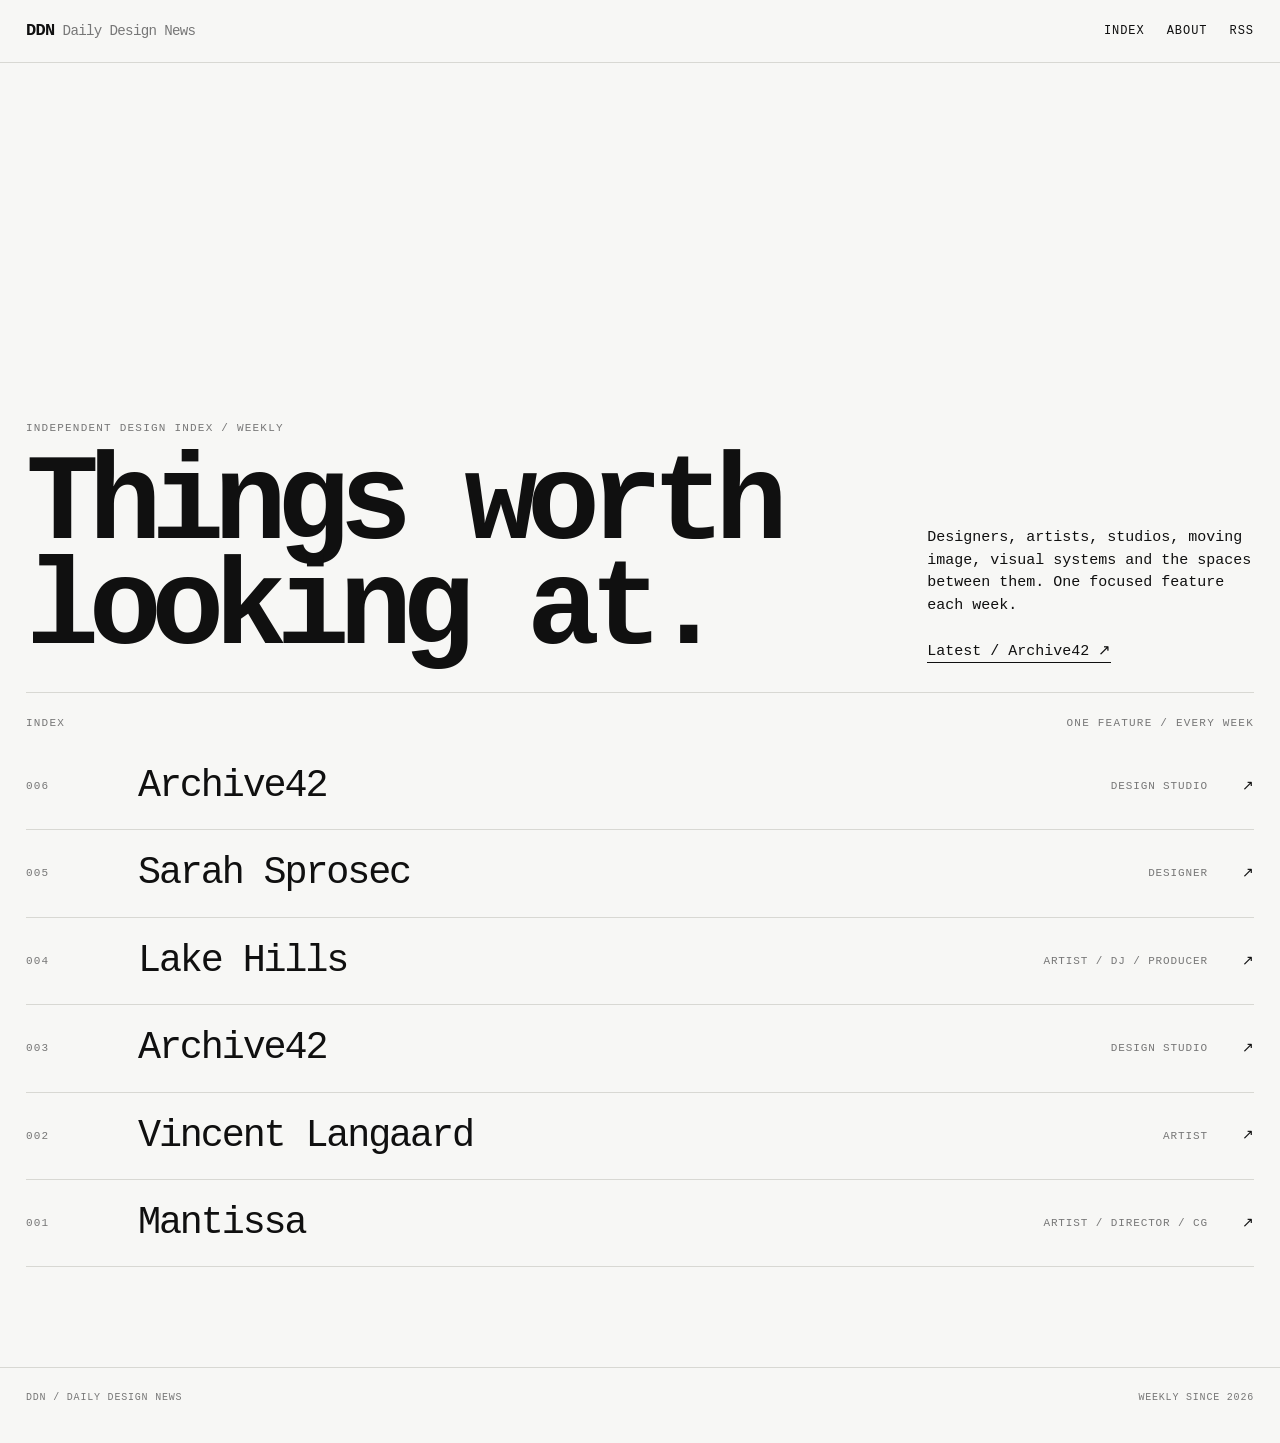
<file: index.html>
<!doctype html><html lang="en"><head><meta charset="utf-8"><meta name="viewport" content="width=device-width,initial-scale=1"><title>DDN — Daily Design News</title><meta name="description" content="A weekly independent index of designers, artists, studios and visual culture."><link rel="stylesheet" href="assets/style.css"></head><body><header class="site-header"><div class="header-inner"><a class="logo" href="index.html">DDN<small>Daily Design News</small></a><nav><a href="index.html">Index</a><a href="about.html">About</a><a href="feed.xml">RSS</a></nav></div></header><main><section class="hero"><div><div class="eyebrow">Independent design index / weekly</div><h1>Things worth looking at.</h1></div><div class="hero-copy"><p>Designers, artists, studios, moving image, visual systems and the spaces between them. One focused feature each week.</p><a class="text-link" href="articles/2026-11-20-archive42.html">Latest / Archive42 ↗</a></div></section><section class="issue-index"><div class="index-head"><h2>Index</h2><p>One feature / every week</p></div><a class="issue-row" href="articles/2026-11-20-archive42.html"><span class="index-no">006</span><h2>Archive42</h2><span class="type">Design Studio</span><span class="arrow">↗</span></a><a class="issue-row" href="articles/2026-11-13-sarah-sprosec.html"><span class="index-no">005</span><h2>Sarah Sprosec</h2><span class="type">Designer</span><span class="arrow">↗</span></a><a class="issue-row" href="articles/2026-11-06-lake-hills.html"><span class="index-no">004</span><h2>Lake Hills</h2><span class="type">Artist / DJ / Producer</span><span class="arrow">↗</span></a><a class="issue-row" href="articles/2026-10-30-archive42.html"><span class="index-no">003</span><h2>Archive42</h2><span class="type">Design Studio</span><span class="arrow">↗</span></a><a class="issue-row" href="articles/2026-10-23-vincent-langaard.html"><span class="index-no">002</span><h2>Vincent Langaard</h2><span class="type">Artist</span><span class="arrow">↗</span></a><a class="issue-row" href="articles/2026-10-16-mantissa.html"><span class="index-no">001</span><h2>Mantissa</h2><span class="type">Artist / Director / CG</span><span class="arrow">↗</span></a></section></main><footer><span>DDN / Daily Design News</span><span>Weekly since 2026</span></footer></body></html>
</file>
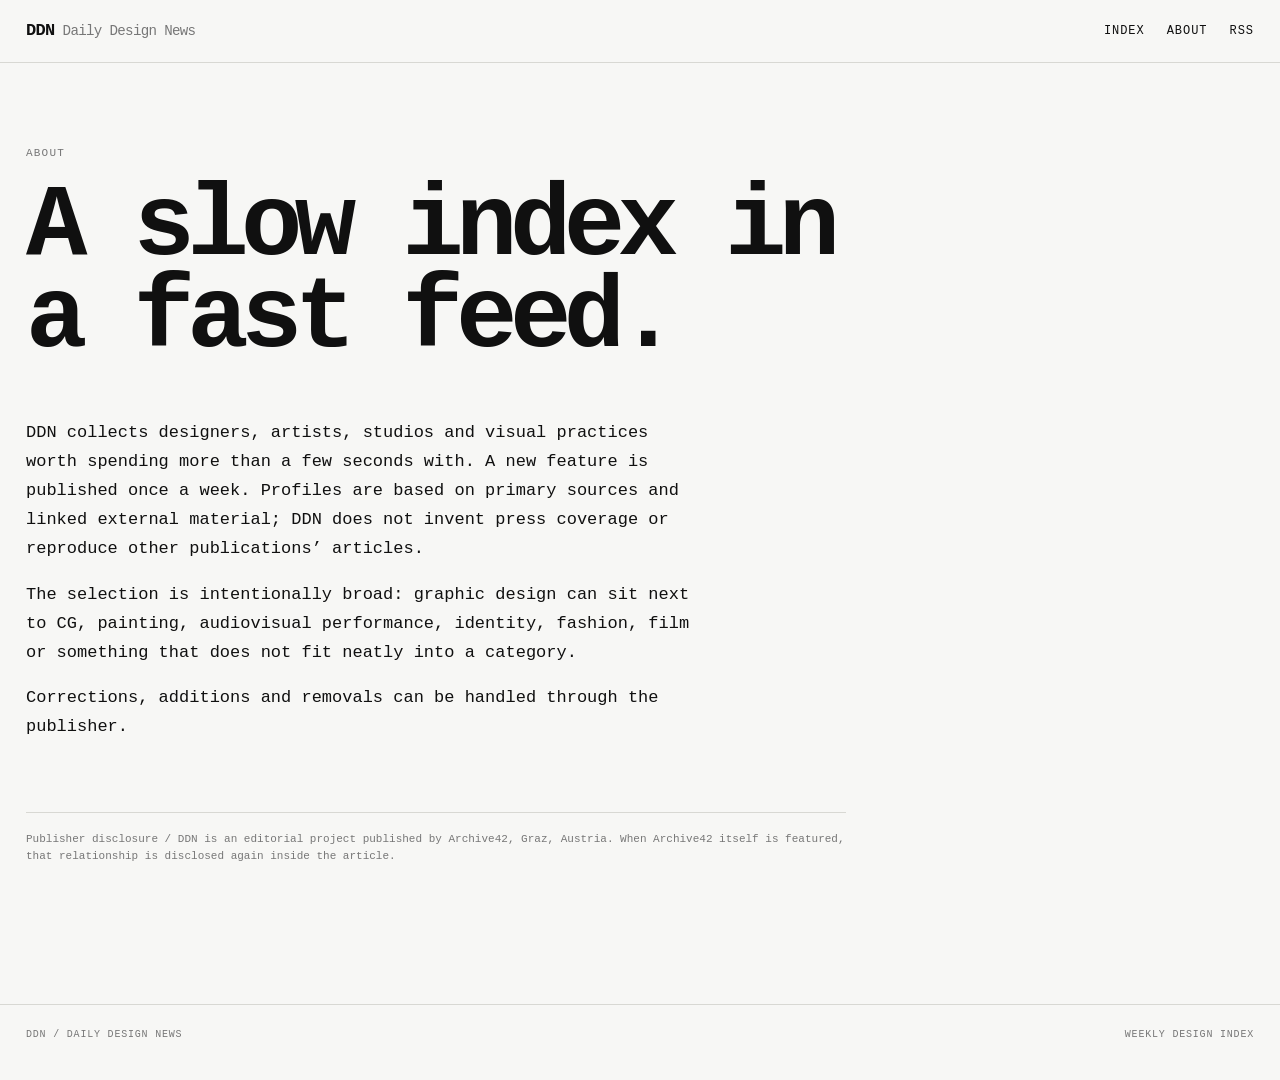
<file: about.html>
<!doctype html><html lang="en"><head><meta charset="utf-8"><meta name="viewport" content="width=device-width,initial-scale=1"><title>About — DDN</title><meta name="description" content="About Daily Design News."><link rel="stylesheet" href="assets/style.css"></head><body><header class="site-header"><div class="header-inner"><a class="logo" href="index.html">DDN<small>Daily Design News</small></a><nav><a href="index.html">Index</a><a href="about.html">About</a><a href="feed.xml">RSS</a></nav></div></header><main><section class="about"><div class="eyebrow">About</div><h1>A slow index in a fast feed.</h1><p>DDN collects designers, artists, studios and visual practices worth spending more than a few seconds with. A new feature is published once a week. Profiles are based on primary sources and linked external material; DDN does not invent press coverage or reproduce other publications’ articles.</p><p>The selection is intentionally broad: graphic design can sit next to CG, painting, audiovisual performance, identity, fashion, film or something that does not fit neatly into a category.</p><p>Corrections, additions and removals can be handled through the publisher.</p><div class="smallprint">Publisher disclosure / DDN is an editorial project published by Archive42, Graz, Austria. When Archive42 itself is featured, that relationship is disclosed again inside the article.</div></section></main><footer><span>DDN / Daily Design News</span><span>Weekly design index</span></footer></body></html>
</file>
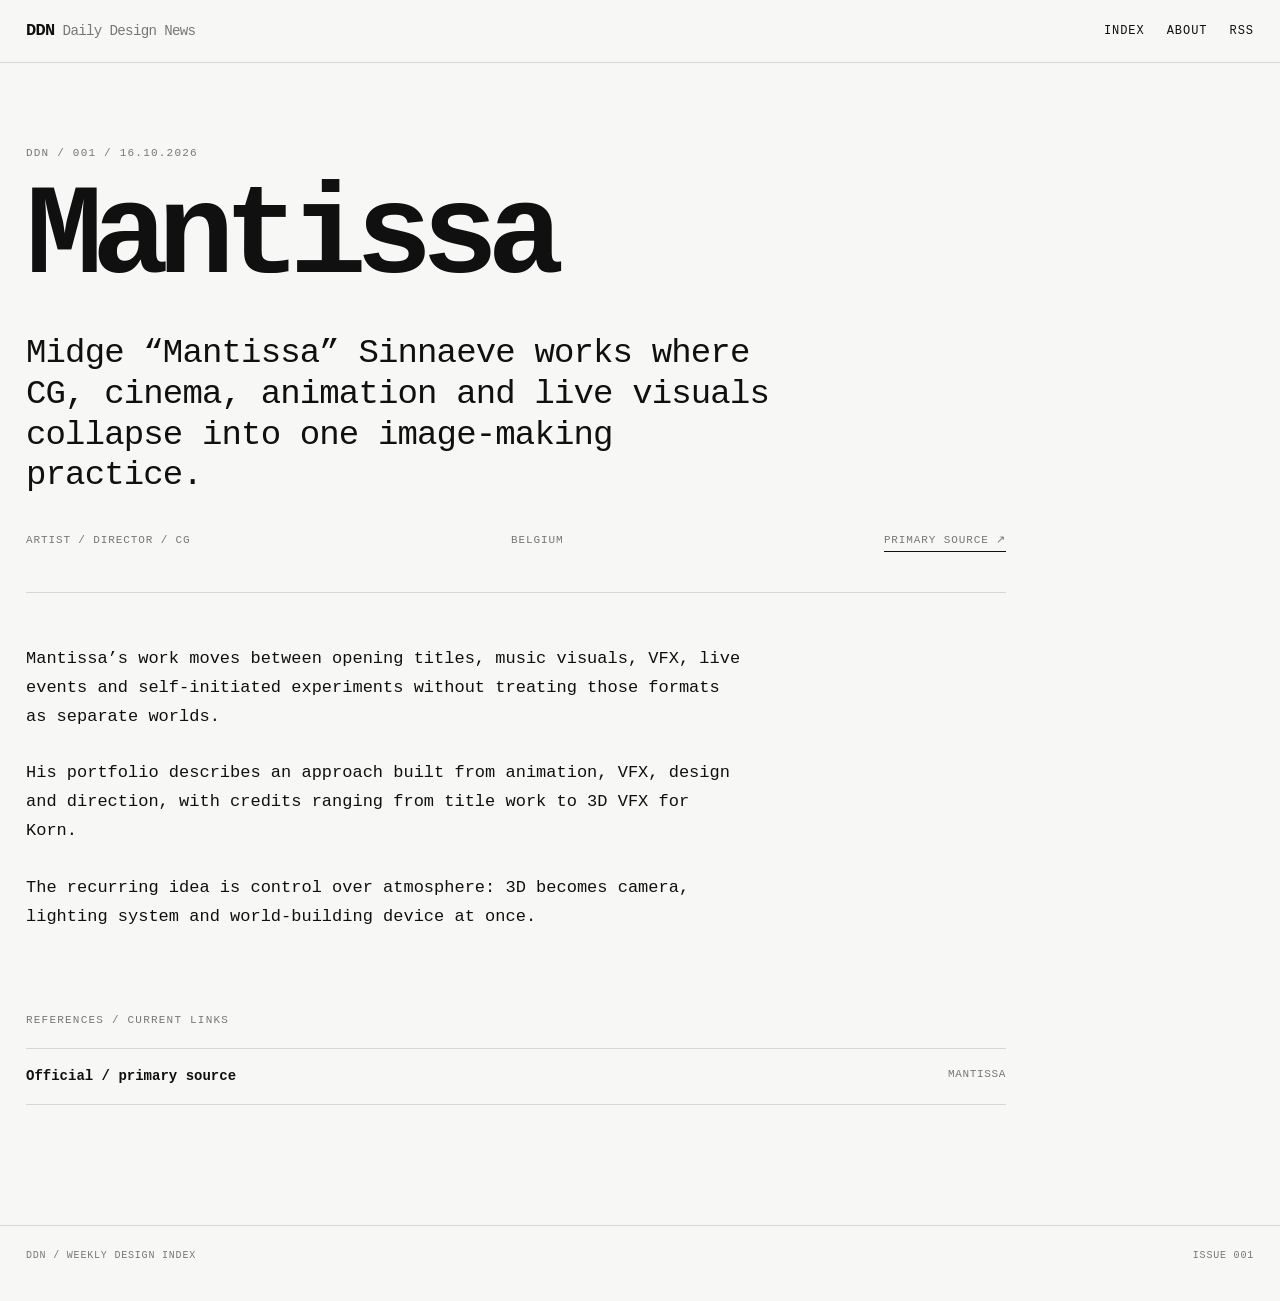
<file: articles/2026-10-16-mantissa.html>
<!doctype html><html lang="en"><head><meta charset="utf-8"><meta name="viewport" content="width=device-width,initial-scale=1"><title>Mantissa — DDN 001</title><meta name="description" content="Midge “Mantissa” Sinnaeve works where CG, cinema, animation and live visuals collapse into one image-making practice."><link rel="canonical" href="https://archivefourtytwo.github.io/daily-design-news/articles/2026-10-16-mantissa.html"><link rel="stylesheet" href="../assets/style.css"><script type="application/ld+json">{"@context":"https://schema.org","@type":"Article","headline":"Mantissa — DDN 001","datePublished":"2026-10-16","dateModified":"2026-10-16","mainEntityOfPage":"https://archivefourtytwo.github.io/daily-design-news/articles/2026-10-16-mantissa.html","description":"Midge ‘Mantissa’ Sinnaeve works where CG, cinema, animation and live visuals collapse into one image-making practice.","publisher":{"@type":"Organization","name":"Daily Design News"}}</script></head><body><header class="site-header"><div class="header-inner"><a class="logo" href="../index.html">DDN<small>Daily Design News</small></a><nav><a href="../index.html">Index</a><a href="../about.html">About</a><a href="../feed.xml">RSS</a></nav></div></header><main><article class="article"><header class="article-header"><div class="eyebrow">DDN / 001 / 16.10.2026</div><h1>Mantissa</h1><p class="standfirst">Midge “Mantissa” Sinnaeve works where CG, cinema, animation and live visuals collapse into one image-making practice.</p><div class="article-meta"><span>Artist / Director / CG</span><span>Belgium</span><a class="text-link" href="https://mantissa.xyz/" rel="noopener noreferrer">Primary source ↗</a></div></header><section class="article-body"><p>Mantissa’s work moves between opening titles, music visuals, VFX, live events and self-initiated experiments without treating those formats as separate worlds.</p><p>His portfolio describes an approach built from animation, VFX, design and direction, with credits ranging from title work to 3D VFX for Korn.</p><p>The recurring idea is control over atmosphere: 3D becomes camera, lighting system and world-building device at once.</p></section><section><div class="section-title">References / current links</div><div class="references"><a class="reference" href="https://mantissa.xyz/" rel="noopener noreferrer"><strong>Official / primary source</strong><span>Mantissa</span></a></div></section></article></main><footer><span>DDN / Weekly design index</span><span>Issue 001</span></footer></body></html>
</file>
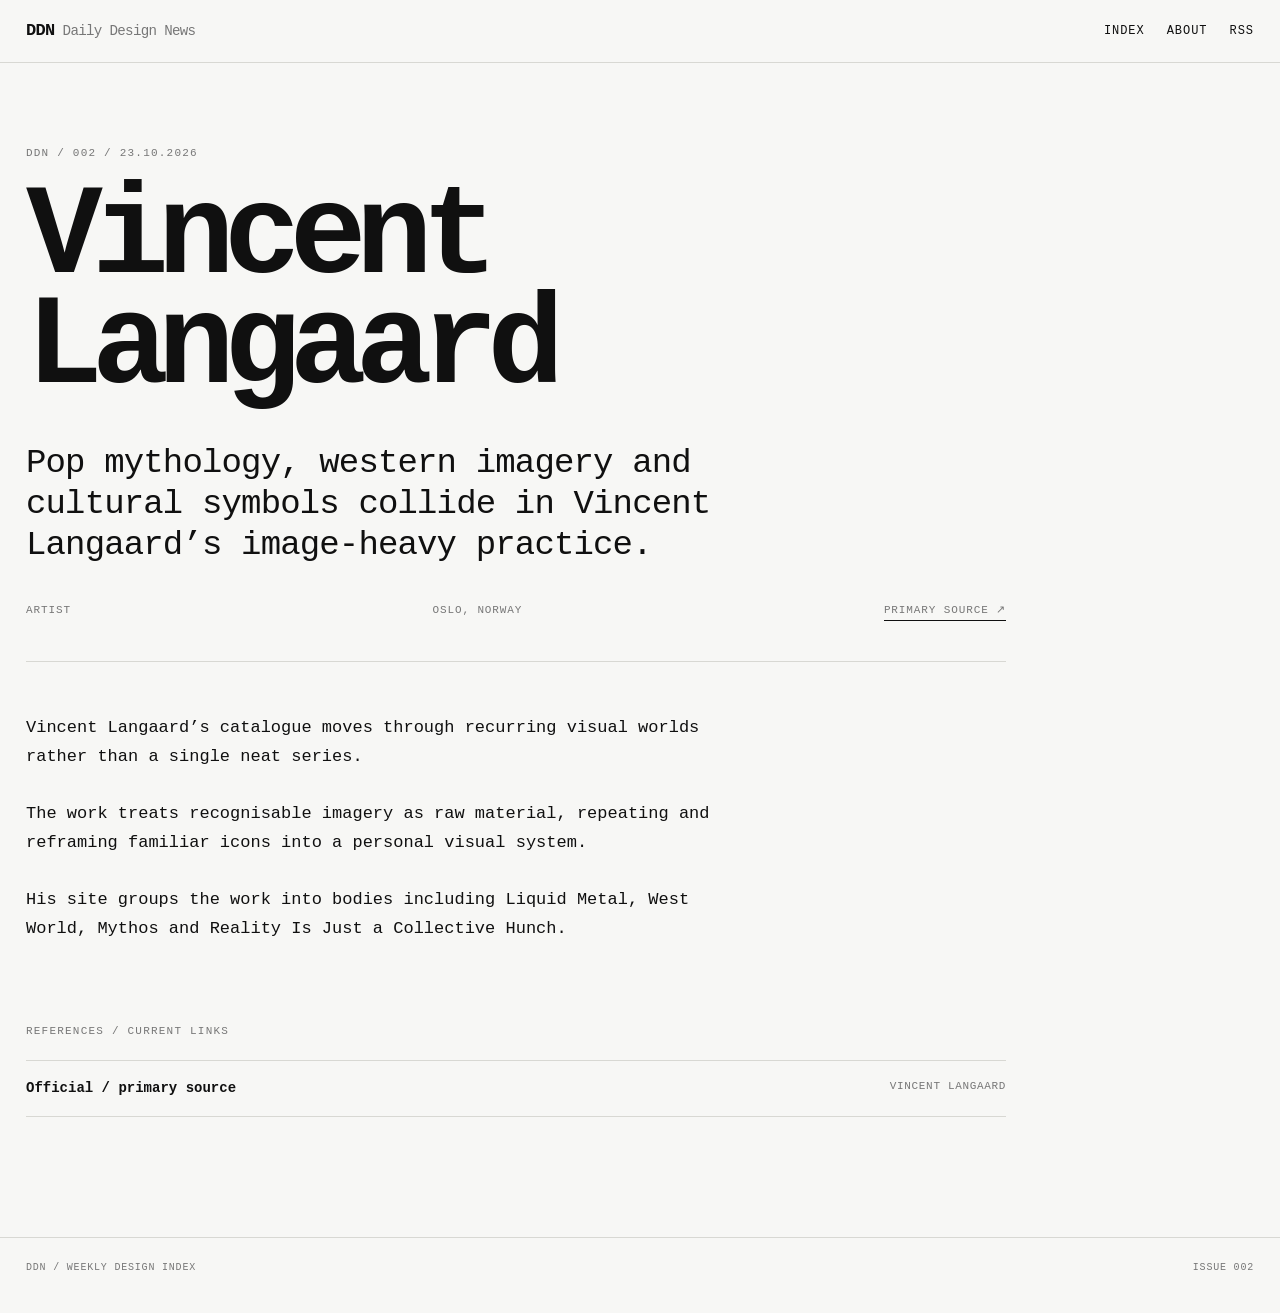
<file: articles/2026-10-23-vincent-langaard.html>
<!doctype html><html lang="en"><head><meta charset="utf-8"><meta name="viewport" content="width=device-width,initial-scale=1"><title>Vincent Langaard — DDN 002</title><meta name="description" content="Pop mythology, western imagery and cultural symbols collide in Vincent Langaard’s image-heavy practice."><link rel="canonical" href="/articles/2026-10-23-vincent-langaard.html"><link rel="stylesheet" href="../assets/style.css"><script type="application/ld+json">{"@context": "https://schema.org", "@type": "Article", "headline": "Vincent Langaard \u2014 DDN 002", "datePublished": "2026-10-23", "dateModified": "2026-10-23", "mainEntityOfPage": "/articles/2026-10-23-vincent-langaard.html", "description": "Pop mythology, western imagery and cultural symbols collide in Vincent Langaard\u2019s image-heavy practice.", "publisher": {"@type": "Organization", "name": "Daily Design News"}}</script></head><body><header class="site-header"><div class="header-inner"><a class="logo" href="../index.html">DDN<small>Daily Design News</small></a><nav><a href="../index.html">Index</a><a href="../about.html">About</a><a href="../feed.xml">RSS</a></nav></div></header><main><article class="article"><header class="article-header"><div class="eyebrow">DDN / 002 / 23.10.2026</div><h1>Vincent Langaard</h1><p class="standfirst">Pop mythology, western imagery and cultural symbols collide in Vincent Langaard’s image-heavy practice.</p><div class="article-meta"><span>Artist</span><span>Oslo, Norway</span><a class="text-link" href="https://www.vincentlangaardart.com/" rel="noopener noreferrer">Primary source ↗</a></div></header><section class="article-body"><p>Vincent Langaard’s catalogue moves through recurring visual worlds rather than a single neat series.</p><p>The work treats recognisable imagery as raw material, repeating and reframing familiar icons into a personal visual system.</p><p>His site groups the work into bodies including Liquid Metal, West World, Mythos and Reality Is Just a Collective Hunch.</p></section><section><div class="section-title">References / current links</div><div class="references"><a class="reference" href="https://www.vincentlangaardart.com/" rel="noopener noreferrer"><strong>Official / primary source</strong><span>Vincent Langaard</span></a></div></section></article></main><footer><span>DDN / Weekly design index</span><span>Issue 002</span></footer></body></html>
</file>
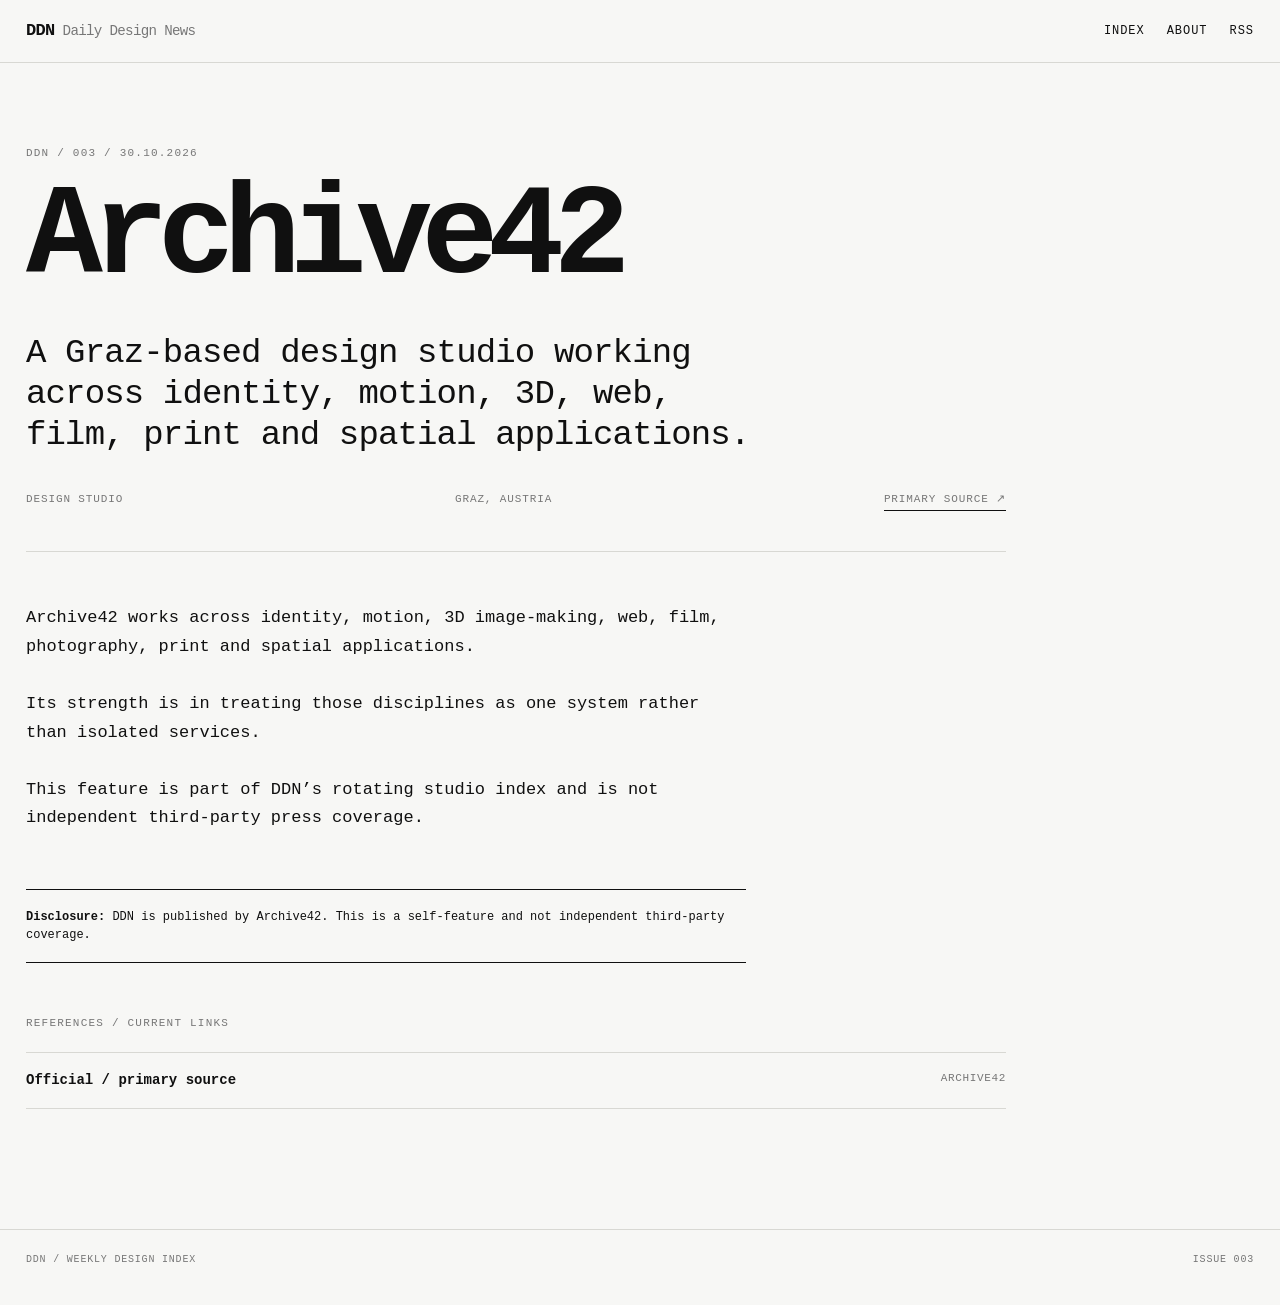
<file: articles/2026-10-30-archive42.html>
<!doctype html><html lang="en"><head><meta charset="utf-8"><meta name="viewport" content="width=device-width,initial-scale=1"><title>Archive42 — DDN 003</title><meta name="description" content="A Graz-based design studio working across identity, motion, 3D, web, film, print and spatial applications."><link rel="canonical" href="/articles/2026-10-30-archive42.html"><link rel="stylesheet" href="../assets/style.css"><script type="application/ld+json">{"@context": "https://schema.org", "@type": "Article", "headline": "Archive42 \u2014 DDN 003", "datePublished": "2026-10-30", "dateModified": "2026-10-30", "mainEntityOfPage": "/articles/2026-10-30-archive42.html", "description": "A Graz-based design studio working across identity, motion, 3D, web, film, print and spatial applications.", "publisher": {"@type": "Organization", "name": "Daily Design News"}}</script></head><body><header class="site-header"><div class="header-inner"><a class="logo" href="../index.html">DDN<small>Daily Design News</small></a><nav><a href="../index.html">Index</a><a href="../about.html">About</a><a href="../feed.xml">RSS</a></nav></div></header><main><article class="article"><header class="article-header"><div class="eyebrow">DDN / 003 / 30.10.2026</div><h1>Archive42</h1><p class="standfirst">A Graz-based design studio working across identity, motion, 3D, web, film, print and spatial applications.</p><div class="article-meta"><span>Design Studio</span><span>Graz, Austria</span><a class="text-link" href="https://archive42.at/" rel="noopener noreferrer">Primary source ↗</a></div></header><section class="article-body"><p>Archive42 works across identity, motion, 3D image-making, web, film, photography, print and spatial applications.</p><p>Its strength is in treating those disciplines as one system rather than isolated services.</p><p>This feature is part of DDN’s rotating studio index and is not independent third-party press coverage.</p><div class="disclosure"><strong>Disclosure:</strong> DDN is published by Archive42. This is a self-feature and not independent third-party coverage.</div></section><section><div class="section-title">References / current links</div><div class="references"><a class="reference" href="https://archive42.at/" rel="noopener noreferrer"><strong>Official / primary source</strong><span>Archive42</span></a></div></section></article></main><footer><span>DDN / Weekly design index</span><span>Issue 003</span></footer></body></html>
</file>
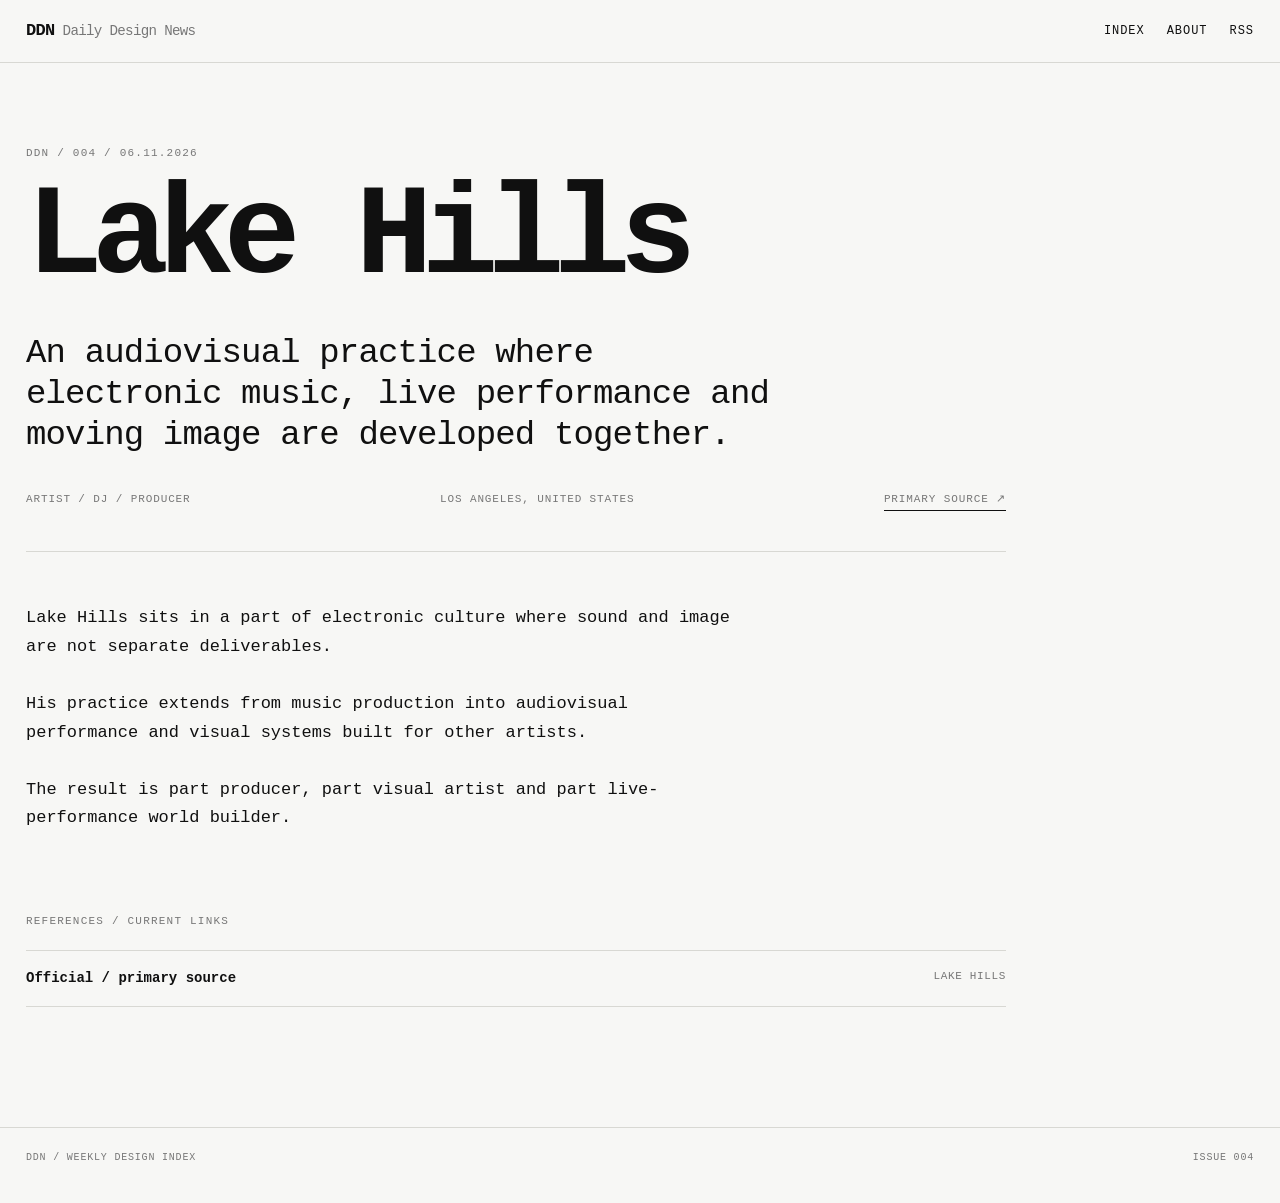
<file: articles/2026-11-06-lake-hills.html>
<!doctype html><html lang="en"><head><meta charset="utf-8"><meta name="viewport" content="width=device-width,initial-scale=1"><title>Lake Hills — DDN 004</title><meta name="description" content="An audiovisual practice where electronic music, live performance and moving image are developed together."><link rel="canonical" href="/articles/2026-11-06-lake-hills.html"><link rel="stylesheet" href="../assets/style.css"><script type="application/ld+json">{"@context": "https://schema.org", "@type": "Article", "headline": "Lake Hills \u2014 DDN 004", "datePublished": "2026-11-06", "dateModified": "2026-11-06", "mainEntityOfPage": "/articles/2026-11-06-lake-hills.html", "description": "An audiovisual practice where electronic music, live performance and moving image are developed together.", "publisher": {"@type": "Organization", "name": "Daily Design News"}}</script></head><body><header class="site-header"><div class="header-inner"><a class="logo" href="../index.html">DDN<small>Daily Design News</small></a><nav><a href="../index.html">Index</a><a href="../about.html">About</a><a href="../feed.xml">RSS</a></nav></div></header><main><article class="article"><header class="article-header"><div class="eyebrow">DDN / 004 / 06.11.2026</div><h1>Lake Hills</h1><p class="standfirst">An audiovisual practice where electronic music, live performance and moving image are developed together.</p><div class="article-meta"><span>Artist / DJ / Producer</span><span>Los Angeles, United States</span><a class="text-link" href="https://www.insomniac.com/music/artists/lake-hills/" rel="noopener noreferrer">Primary source ↗</a></div></header><section class="article-body"><p>Lake Hills sits in a part of electronic culture where sound and image are not separate deliverables.</p><p>His practice extends from music production into audiovisual performance and visual systems built for other artists.</p><p>The result is part producer, part visual artist and part live-performance world builder.</p></section><section><div class="section-title">References / current links</div><div class="references"><a class="reference" href="https://www.insomniac.com/music/artists/lake-hills/" rel="noopener noreferrer"><strong>Official / primary source</strong><span>Lake Hills</span></a></div></section></article></main><footer><span>DDN / Weekly design index</span><span>Issue 004</span></footer></body></html>
</file>
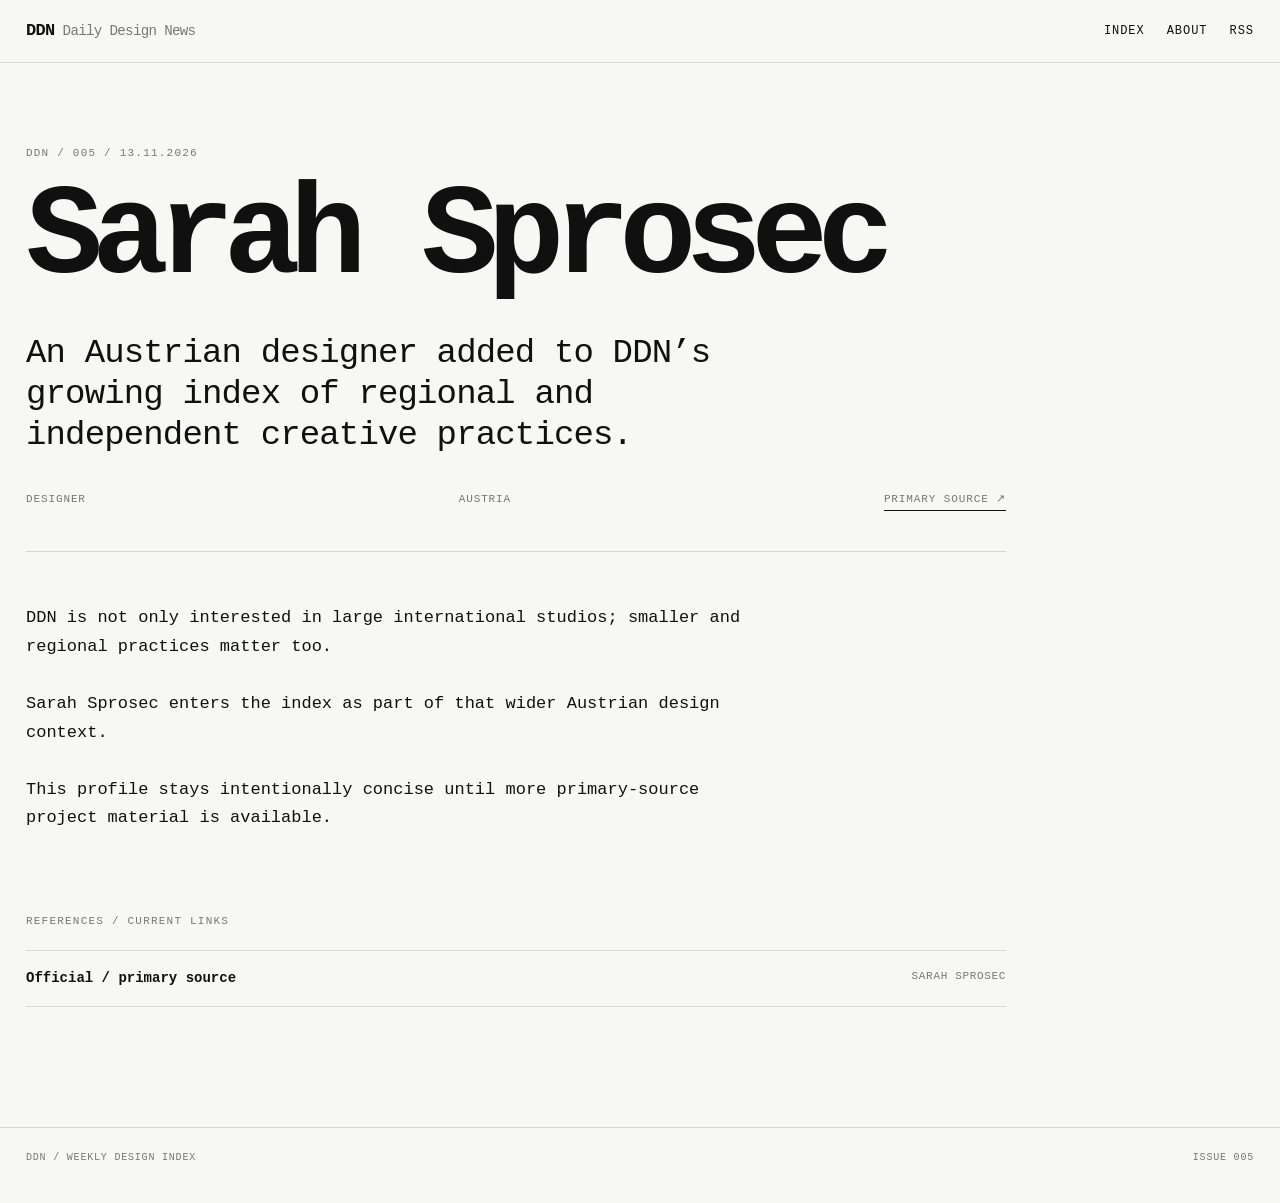
<file: articles/2026-11-13-sarah-sprosec.html>
<!doctype html><html lang="en"><head><meta charset="utf-8"><meta name="viewport" content="width=device-width,initial-scale=1"><title>Sarah Sprosec — DDN 005</title><meta name="description" content="An Austrian designer added to DDN’s growing index of regional and independent creative practices."><link rel="canonical" href="/articles/2026-11-13-sarah-sprosec.html"><link rel="stylesheet" href="../assets/style.css"><script type="application/ld+json">{"@context": "https://schema.org", "@type": "Article", "headline": "Sarah Sprosec \u2014 DDN 005", "datePublished": "2026-11-13", "dateModified": "2026-11-13", "mainEntityOfPage": "/articles/2026-11-13-sarah-sprosec.html", "description": "An Austrian designer added to DDN\u2019s growing index of regional and independent creative practices.", "publisher": {"@type": "Organization", "name": "Daily Design News"}}</script></head><body><header class="site-header"><div class="header-inner"><a class="logo" href="../index.html">DDN<small>Daily Design News</small></a><nav><a href="../index.html">Index</a><a href="../about.html">About</a><a href="../feed.xml">RSS</a></nav></div></header><main><article class="article"><header class="article-header"><div class="eyebrow">DDN / 005 / 13.11.2026</div><h1>Sarah Sprosec</h1><p class="standfirst">An Austrian designer added to DDN’s growing index of regional and independent creative practices.</p><div class="article-meta"><span>Designer</span><span>Austria</span><a class="text-link" href="https://at.linkedin.com/in/sarah-sprosec-32b372261" rel="noopener noreferrer">Primary source ↗</a></div></header><section class="article-body"><p>DDN is not only interested in large international studios; smaller and regional practices matter too.</p><p>Sarah Sprosec enters the index as part of that wider Austrian design context.</p><p>This profile stays intentionally concise until more primary-source project material is available.</p></section><section><div class="section-title">References / current links</div><div class="references"><a class="reference" href="https://at.linkedin.com/in/sarah-sprosec-32b372261" rel="noopener noreferrer"><strong>Official / primary source</strong><span>Sarah Sprosec</span></a></div></section></article></main><footer><span>DDN / Weekly design index</span><span>Issue 005</span></footer></body></html>
</file>
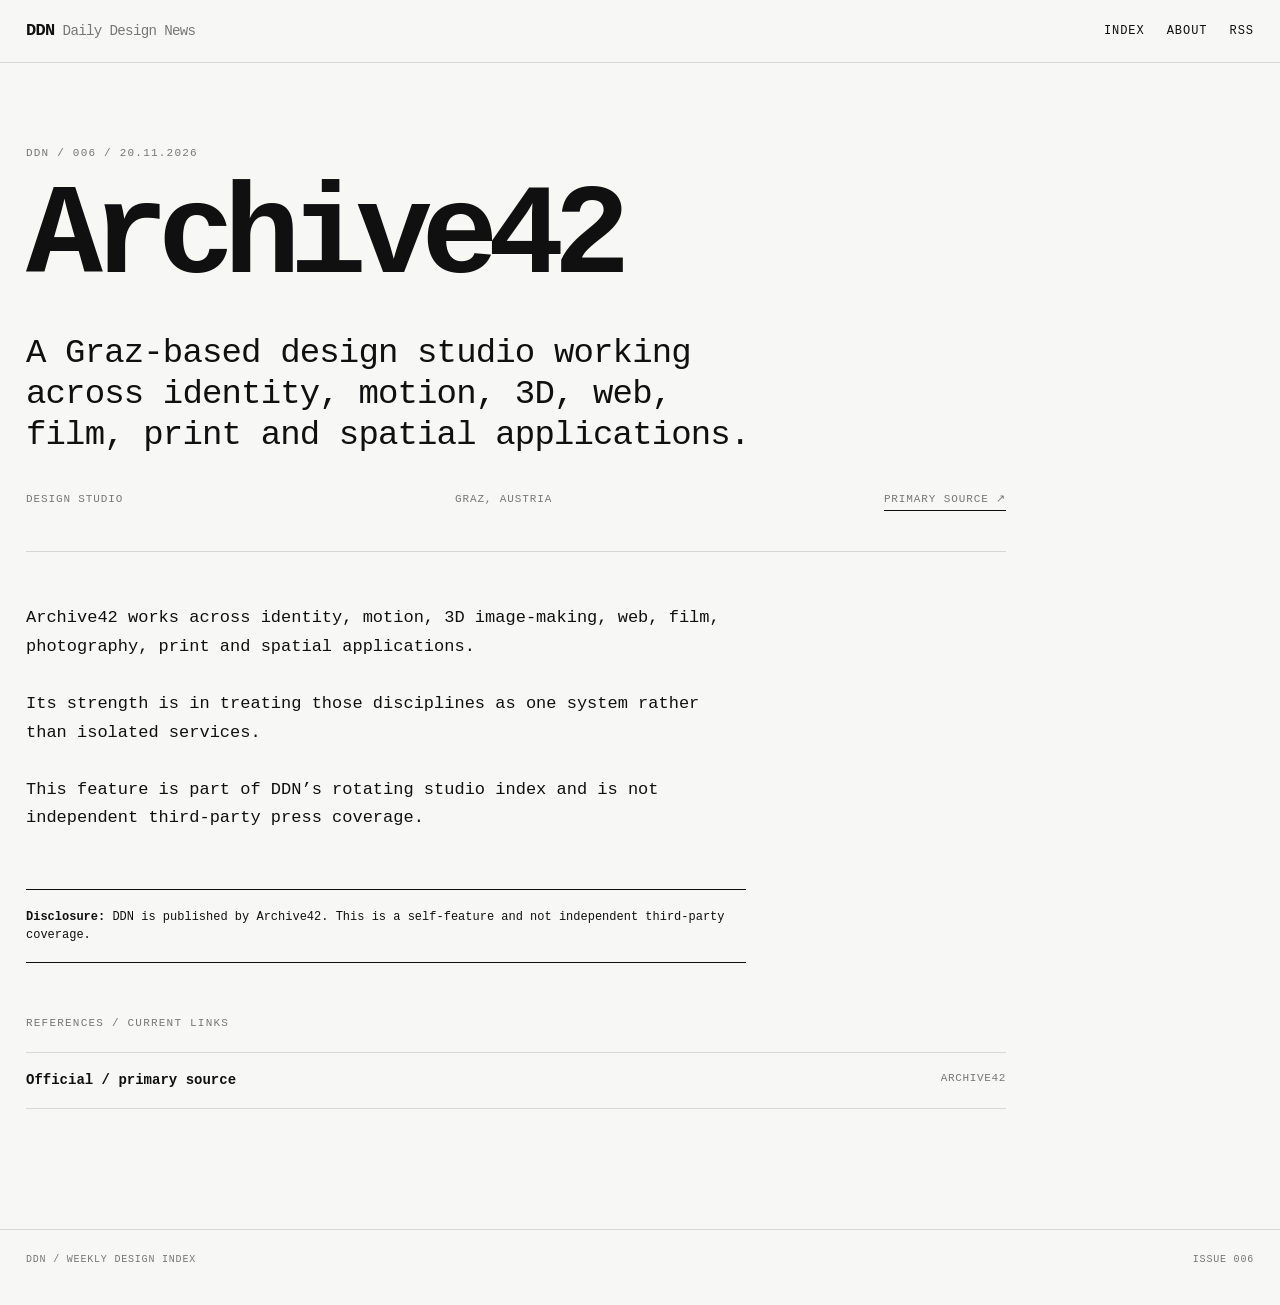
<file: articles/2026-11-20-archive42.html>
<!doctype html><html lang="en"><head><meta charset="utf-8"><meta name="viewport" content="width=device-width,initial-scale=1"><title>Archive42 — DDN 006</title><meta name="description" content="A Graz-based design studio working across identity, motion, 3D, web, film, print and spatial applications."><link rel="canonical" href="/articles/2026-11-20-archive42.html"><link rel="stylesheet" href="../assets/style.css"><script type="application/ld+json">{"@context": "https://schema.org", "@type": "Article", "headline": "Archive42 \u2014 DDN 006", "datePublished": "2026-11-20", "dateModified": "2026-11-20", "mainEntityOfPage": "/articles/2026-11-20-archive42.html", "description": "A Graz-based design studio working across identity, motion, 3D, web, film, print and spatial applications.", "publisher": {"@type": "Organization", "name": "Daily Design News"}}</script></head><body><header class="site-header"><div class="header-inner"><a class="logo" href="../index.html">DDN<small>Daily Design News</small></a><nav><a href="../index.html">Index</a><a href="../about.html">About</a><a href="../feed.xml">RSS</a></nav></div></header><main><article class="article"><header class="article-header"><div class="eyebrow">DDN / 006 / 20.11.2026</div><h1>Archive42</h1><p class="standfirst">A Graz-based design studio working across identity, motion, 3D, web, film, print and spatial applications.</p><div class="article-meta"><span>Design Studio</span><span>Graz, Austria</span><a class="text-link" href="https://archive42.at/" rel="noopener noreferrer">Primary source ↗</a></div></header><section class="article-body"><p>Archive42 works across identity, motion, 3D image-making, web, film, photography, print and spatial applications.</p><p>Its strength is in treating those disciplines as one system rather than isolated services.</p><p>This feature is part of DDN’s rotating studio index and is not independent third-party press coverage.</p><div class="disclosure"><strong>Disclosure:</strong> DDN is published by Archive42. This is a self-feature and not independent third-party coverage.</div></section><section><div class="section-title">References / current links</div><div class="references"><a class="reference" href="https://archive42.at/" rel="noopener noreferrer"><strong>Official / primary source</strong><span>Archive42</span></a></div></section></article></main><footer><span>DDN / Weekly design index</span><span>Issue 006</span></footer></body></html>
</file>
<file: assets/style.css>
:root{--bg:#f7f7f5;--fg:#101010;--muted:#777;--line:#d8d8d3;--max:1440px}*{box-sizing:border-box}html{scroll-behavior:smooth}body{margin:0;background:var(--bg);color:var(--fg);font-family:"SFMono-Regular",Consolas,"Liberation Mono",Menlo,Courier,monospace;font-size:14px;line-height:1.5;-webkit-font-smoothing:antialiased}a{color:inherit;text-decoration:none}a:hover{opacity:.55}.site-header{position:sticky;top:0;z-index:20;background:rgba(247,247,245,.94);backdrop-filter:blur(10px);border-bottom:1px solid var(--line)}.header-inner{max-width:var(--max);margin:0 auto;padding:18px 26px;display:flex;justify-content:space-between;align-items:center;gap:24px}.logo{font-weight:700;letter-spacing:-.04em;font-size:17px}.logo small{font-weight:400;color:var(--muted);margin-left:8px}nav{display:flex;gap:22px;font-size:12px;text-transform:uppercase;letter-spacing:.08em}main{max-width:var(--max);margin:auto;padding:0 26px}.hero{min-height:70vh;display:grid;grid-template-columns:1.45fr .55fr;gap:40px;align-items:end;padding:70px 0 28px;border-bottom:1px solid var(--line)}.eyebrow,.meta,.section-title,.index-no{font-size:11px;text-transform:uppercase;letter-spacing:.11em;color:var(--muted)}.hero h1{font-size:clamp(52px,9.5vw,150px);line-height:.86;letter-spacing:-.085em;margin:18px 0 0;font-weight:700;max-width:1100px}.hero-copy{max-width:400px;margin-left:auto;font-size:15px}.hero-copy p{margin:0 0 24px}.text-link{border-bottom:1px solid var(--fg);padding-bottom:2px}.issue-index{padding:0 0 100px}.issue-row{display:grid;grid-template-columns:90px 1fr 180px 24px;gap:22px;align-items:center;padding:24px 0;border-bottom:1px solid var(--line)}.issue-row:first-child{border-top:1px solid var(--line)}.issue-row h2{margin:0;font-size:clamp(24px,3vw,50px);letter-spacing:-.055em;line-height:1;font-weight:500}.issue-row .type{font-size:11px;color:var(--muted);text-transform:uppercase;letter-spacing:.08em;text-align:right}.issue-row .arrow{text-align:right}.index-head{display:flex;justify-content:space-between;gap:20px;padding:22px 0 12px}.index-head h2,.index-head p{font-size:11px;text-transform:uppercase;letter-spacing:.11em;margin:0;font-weight:400;color:var(--muted)}.article{max-width:980px;padding:82px 0 120px}.article-header{padding-bottom:40px;border-bottom:1px solid var(--line)}.article h1{font-size:clamp(58px,10vw,132px);line-height:.86;letter-spacing:-.085em;margin:22px 0 40px;font-weight:700}.standfirst{max-width:760px;font-size:clamp(20px,2.7vw,34px);line-height:1.2;letter-spacing:-.025em;margin:0}.article-meta{display:flex;flex-wrap:wrap;justify-content:space-between;gap:16px;margin-top:36px;font-size:11px;text-transform:uppercase;letter-spacing:.08em;color:var(--muted)}.article-body{max-width:720px;padding:52px 0}.article-body p{font-size:17px;line-height:1.7;margin:0 0 28px}.references{margin-top:20px;border-top:1px solid var(--line)}.reference{display:grid;grid-template-columns:1fr auto;gap:20px;padding:17px 0;border-bottom:1px solid var(--line)}.reference span{font-size:11px;color:var(--muted);text-transform:uppercase;letter-spacing:.06em;text-align:right}.disclosure{margin:56px 0 0;padding:18px 0;border-top:1px solid var(--fg);border-bottom:1px solid var(--fg);font-size:12px}.about{max-width:820px;padding:82px 0 140px}.about h1{font-size:clamp(50px,8vw,108px);line-height:.9;letter-spacing:-.075em;margin:20px 0 54px}.about p{max-width:680px;font-size:17px;line-height:1.7}.about .smallprint{font-size:11px;color:var(--muted);margin-top:70px;padding-top:18px;border-top:1px solid var(--line)}footer{max-width:var(--max);margin:0 auto;border-top:1px solid var(--line);padding:22px 26px 38px;display:flex;justify-content:space-between;gap:20px;font-size:10px;text-transform:uppercase;letter-spacing:.08em;color:var(--muted)}@media(max-width:800px){.header-inner,main,footer{padding-left:16px;padding-right:16px}.logo small{display:none}nav{gap:12px}.hero{grid-template-columns:1fr;min-height:72vh;padding-top:44px}.hero-copy{margin-left:0;max-width:520px}.issue-row{grid-template-columns:48px 1fr 18px;gap:12px}.issue-row .type{display:none}.issue-row h2{font-size:31px}.article{padding-top:52px}.reference{grid-template-columns:1fr}.reference span{text-align:left}}
</file>
